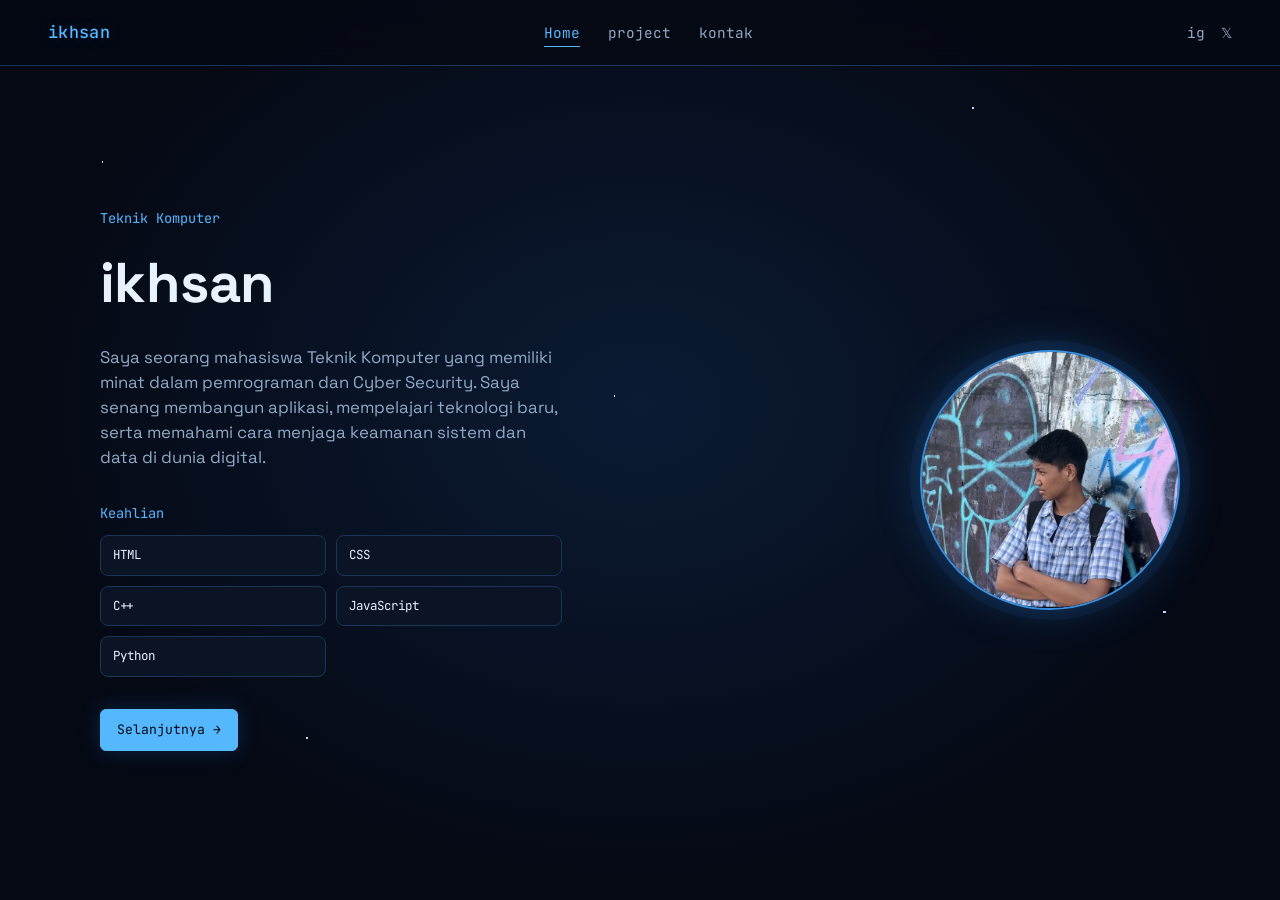
<file: index.html>
<!DOCTYPE html>
<html lang="id">
  <head>
    <meta charset="UTF-8" />
    <meta name="viewport" content="width=device-width, initial-scale=1.0" />
    <title>ikhsan — Portofolio</title>
    <link rel="preconnect" href="https://fonts.googleapis.com" />
    <link rel="preconnect" href="https://fonts.gstatic.com" crossorigin />
    <link
      href="https://fonts.googleapis.com/css2?family=Space+Grotesk:wght@400;500;600;700&family=JetBrains+Mono:wght@400;500&display=swap"
      rel="stylesheet"
    />
    <link rel="stylesheet" href="style.css" />
  </head>
  <body>
    <!-- Navbar -->
    <nav>
      <a href="index.html" class="brand">ikhsan</a>

      <ul class="nav-links">
        <li><a href="index.html" class="nav-link active">Home</a></li>
        <li><a href="project.html" class="nav-link">project</a></li>
        <li><a href="contact.html" class="nav-link">kontak</a></li>
      </ul>

      <div class="socials">
        <a
          href="https://instagram.com/_ikhsan.28"
          target="_blank"
          aria-label="Instagram"
          >ig</a
        >
        <a href="https://x.com/ikhsan28" target="_blank" aria-label="Twitter"
          >𝕏</a
        >
      </div>
    </nav>

    <!-- Section Home -->
    <section id="home" class="content-section">
      <div class="hero">
        <div class="hero-text">
          <p class="eyebrow-plain">Teknik Komputer</p>
          <h1>ikhsan</h1>
          <p class="intro">
            Saya seorang mahasiswa Teknik Komputer yang memiliki minat dalam
            pemrograman dan Cyber Security. Saya senang membangun aplikasi,
            mempelajari teknologi baru, serta memahami cara menjaga keamanan
            sistem dan data di dunia digital.
          </p>
          <section class="skills" aria-labelledby="skills-title">
            <p class="skills-title" id="skills-title">Keahlian</p>
            <div class="skills-grid">
              <article class="skill-card"
                <span>HTML</span>
              </article>
              <article class="skill-card"
                <span>CSS</span>
              </article>
              <article class="skill-card"
                <span>C++</span>
              </article>
              <article class="skill-card"
                <span>JavaScript</span>
              </article>
              <article class="skill-card"
                <span>Python</span>
              </article>
            </div>
          </section>
        </div>
        <div class="hero-image">
          <img
            src="profile.jpeg"
            alt="Ikhsan Profile"
            onerror="this.parentElement.classList.add('no-photo')"
          />
        </div>
      </div>
    </section>

    <script src="script.js"></script>
  </body>
</html>
</file>
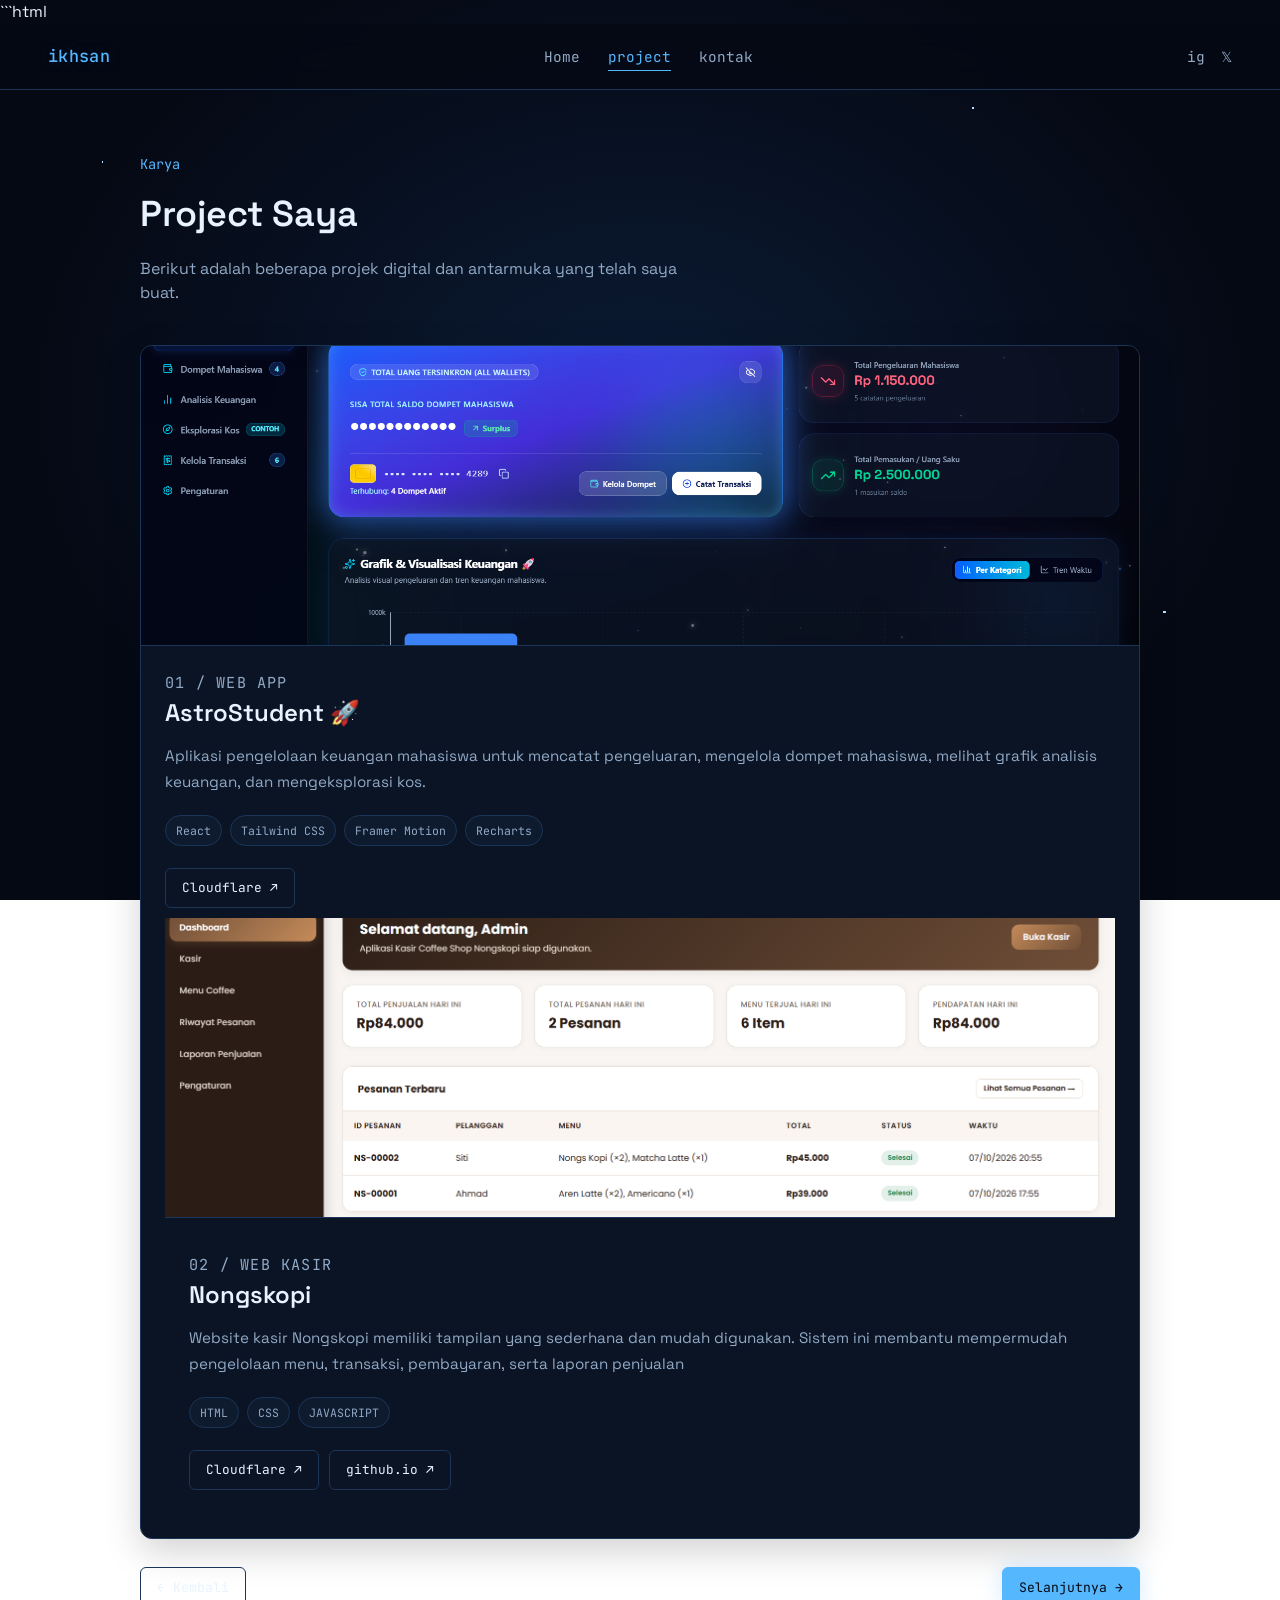
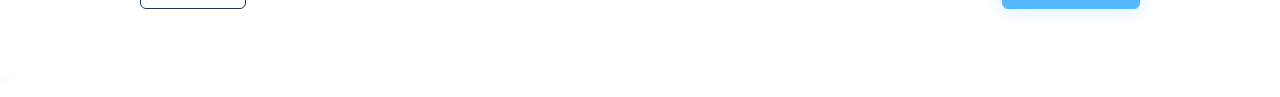
<file: about.html>
```html
<!DOCTYPE html>
<html lang="id">
  <head>
    <meta charset="UTF-8" />
    <meta name="viewport" content="width=device-width, initial-scale=1.0" />

    <title>Project — ikhsan</title>

    <link rel="preconnect" href="https://fonts.googleapis.com" />
    <link rel="preconnect" href="https://fonts.gstatic.com" crossorigin />

    <link
      href="https://fonts.googleapis.com/css2?family=Space+Grotesk:wght@400;500;600;700&family=JetBrains+Mono:wght@400;500&display=swap"
      rel="stylesheet"
    />

    <link rel="stylesheet" href="style.css" />
  </head>

  <body>
    <!-- Navbar -->
    <nav>
      <a href="index.html" class="brand">ikhsan</a>

      <ul class="nav-links">
        <li>
          <a href="index.html" class="nav-link">Home</a>
        </li>

        <li>
          <a href="about.html" class="nav-link active">project</a>
        </li>

        <li>
          <a href="contact.html" class="nav-link">kontak</a>
        </li>
      </ul>

      <div class="socials">
        <a
          href="https://instagram.com/_ikhsan.28"
          target="_blank"
          rel="noopener noreferrer"
          aria-label="Instagram"
        >
          ig
        </a>

        <a
          href="https://x.com/ikhsan28"
          target="_blank"
          rel="noopener noreferrer"
          aria-label="Twitter"
        >
          𝕏
        </a>
      </div>
    </nav>

    <!-- Section Project -->
    <section id="project" class="content-section">
      <div class="container">

        <p class="eyebrow-plain">Karya</p>

        <h2>Project Saya</h2>

        <p class="section-lead">
          Berikut adalah beberapa projek digital dan antarmuka yang telah saya
          buat.
        </p>


        <!-- Project Grid -->
        <div class="project-grid">

          <!-- AstroStudent -->
          <div class="project-card">

            <!-- Gambar Project -->
            <div class="project-image">
              <img
                src="assets/astrostudent.png"
                alt="AstroStudent - Aplikasi Pengeluaran Mahasiswa"
              />
            </div>

            <!-- Informasi Project -->
            <div class="project-content">

              <!-- Project 1 -->
              <p class="project-number">01 / WEB APP</p>

              <h3>AstroStudent 🚀</h3>

              <p>
                Aplikasi pengelolaan keuangan mahasiswa untuk mencatat
                pengeluaran, mengelola dompet mahasiswa, melihat grafik
                analisis keuangan, dan mengeksplorasi kos.
              </p>


              <!-- Teknologi -->
              <div class="project-tech">

                <span>React</span>

                <span>Tailwind CSS</span>

                <span>Framer Motion</span>

                <span>Recharts</span>

              </div>


              <!-- Link Project -->
              <div class="project-links">

                <a
                  href="https://5f0d26fd.webpengelolakeuanganmahasiswakedua.pages.dev/"
                  target="_blank"
                  rel="noopener noreferrer"
                >
                  Cloudflare ↗
                </a>

                <!-- Project 2 -->
                 <div class="project-image">
              <img
                src="assets/nongskopi.png"
                alt="AstroStudent - Aplikasi Kasir Nongskopi"
              />
            </div>

            <div class="project-content">
              <p class="project-number"> 02 / WEB KASIR</p>
              
              <h3>Nongskopi</h3>

              <p>
                Website kasir Nongskopi memiliki tampilan yang sederhana dan mudah digunakan. 
                Sistem ini membantu mempermudah pengelolaan menu, transaksi, pembayaran, serta laporan penjualan
              </p>


              <!-- Teknologi -->
              <div class="project-tech">

                <span>HTML</span>

                <span>CSS</span>

                <span>JAVASCRIPT</span>

              </div>


              <!-- Link Project -->
              <div class="project-links">

                <a
                  href="https://ad09d076.nongskopi-github-io.pages.dev/"
                  target="_blank"
                  rel="noopener noreferrer"
                >
                  Cloudflare ↗
                </a>

                <a
                  href="https://ikhsan280706.github.io/nongskopi.github.io/"
                  target="_blank"
                  rel="noopener noreferrer"
                >
                  github.io ↗
                </a>

              </div>

            </div>

          </div>

        </div>

      </div>
    </section>


    <script src="script.js"></script>
  </body>
</html>
```
</file>
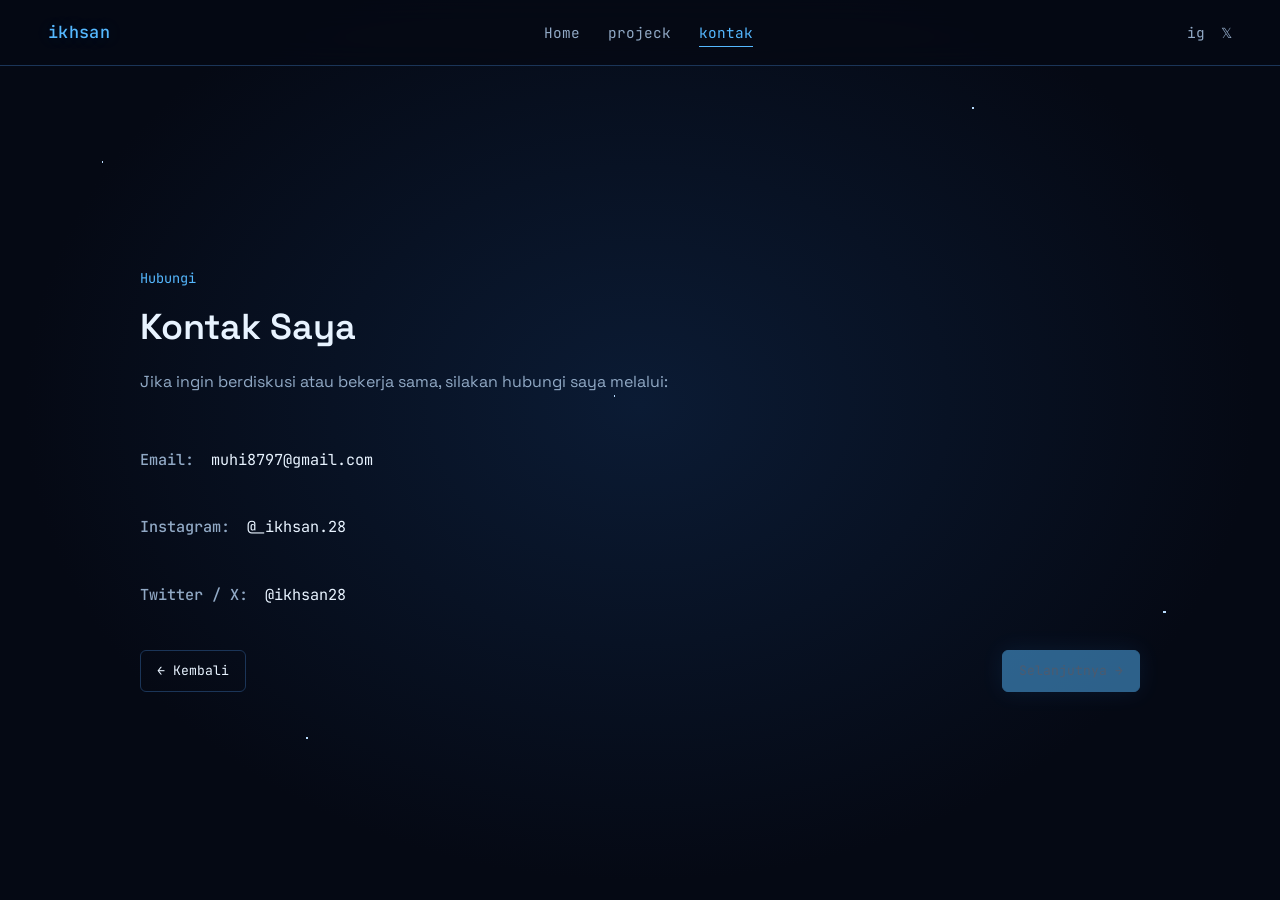
<file: contact.html>
<!DOCTYPE html>
<html lang="id">
  <head>
    <meta charset="UTF-8" />
    <meta name="viewport" content="width=device-width, initial-scale=1.0" />
    <title>Kontak — ikhsan</title>
    <link rel="preconnect" href="https://fonts.googleapis.com" />
    <link rel="preconnect" href="https://fonts.gstatic.com" crossorigin />
    <link
      href="https://fonts.googleapis.com/css2?family=Space+Grotesk:wght@400;500;600;700&family=JetBrains+Mono:wght@400;500&display=swap"
      rel="stylesheet"
    />
    <link rel="stylesheet" href="style.css" />
  </head>
  <body>
    <!-- Navbar -->
    <nav>
      <a href="index.html" class="brand">ikhsan</a>

      <ul class="nav-links">
        <li><a href="index.html" class="nav-link">Home</a></li>
        <li><a href="project.html" class="nav-link">projeck</a></li>
        <li><a href="contact.html" class="nav-link active">kontak</a></li>
      </ul>

      <div class="socials">
        <a
          href="https://instagram.com/_ikhsan.28"
          target="_blank"
          aria-label="Instagram"
          >ig</a
        >
        <a href="https://x.com/ikhsan28" target="_blank" aria-label="Twitter"
          >𝕏</a
        >
      </div>
    </nav>

    <!-- Section Kontak -->
    <section id="kontak" class="content-section">
      <div class="container">
        <p class="eyebrow-plain">Hubungi</p>
        <h2>Kontak Saya</h2>
        <p class="section-lead">
          Jika ingin berdiskusi atau bekerja sama, silakan hubungi saya melalui:
        </p>
        <div class="contact-details">
          <p><strong>Email:</strong> muhi8797@gmail.com</p>
          <p>
            <strong>Instagram:</strong>
            <a href="https://instagram.com/_ikhsan.28" target="_blank"
              >@_ikhsan.28</a
            >
          </p>
          <p>
            <strong>Twitter / X:</strong>
            <a href="https://x.com/ikhsan28" target="_blank">@ikhsan28</a>
          </p>
        </div>
      </div>
    </section>

    <script src="script.js"></script>
  </body>
</html>
</file>
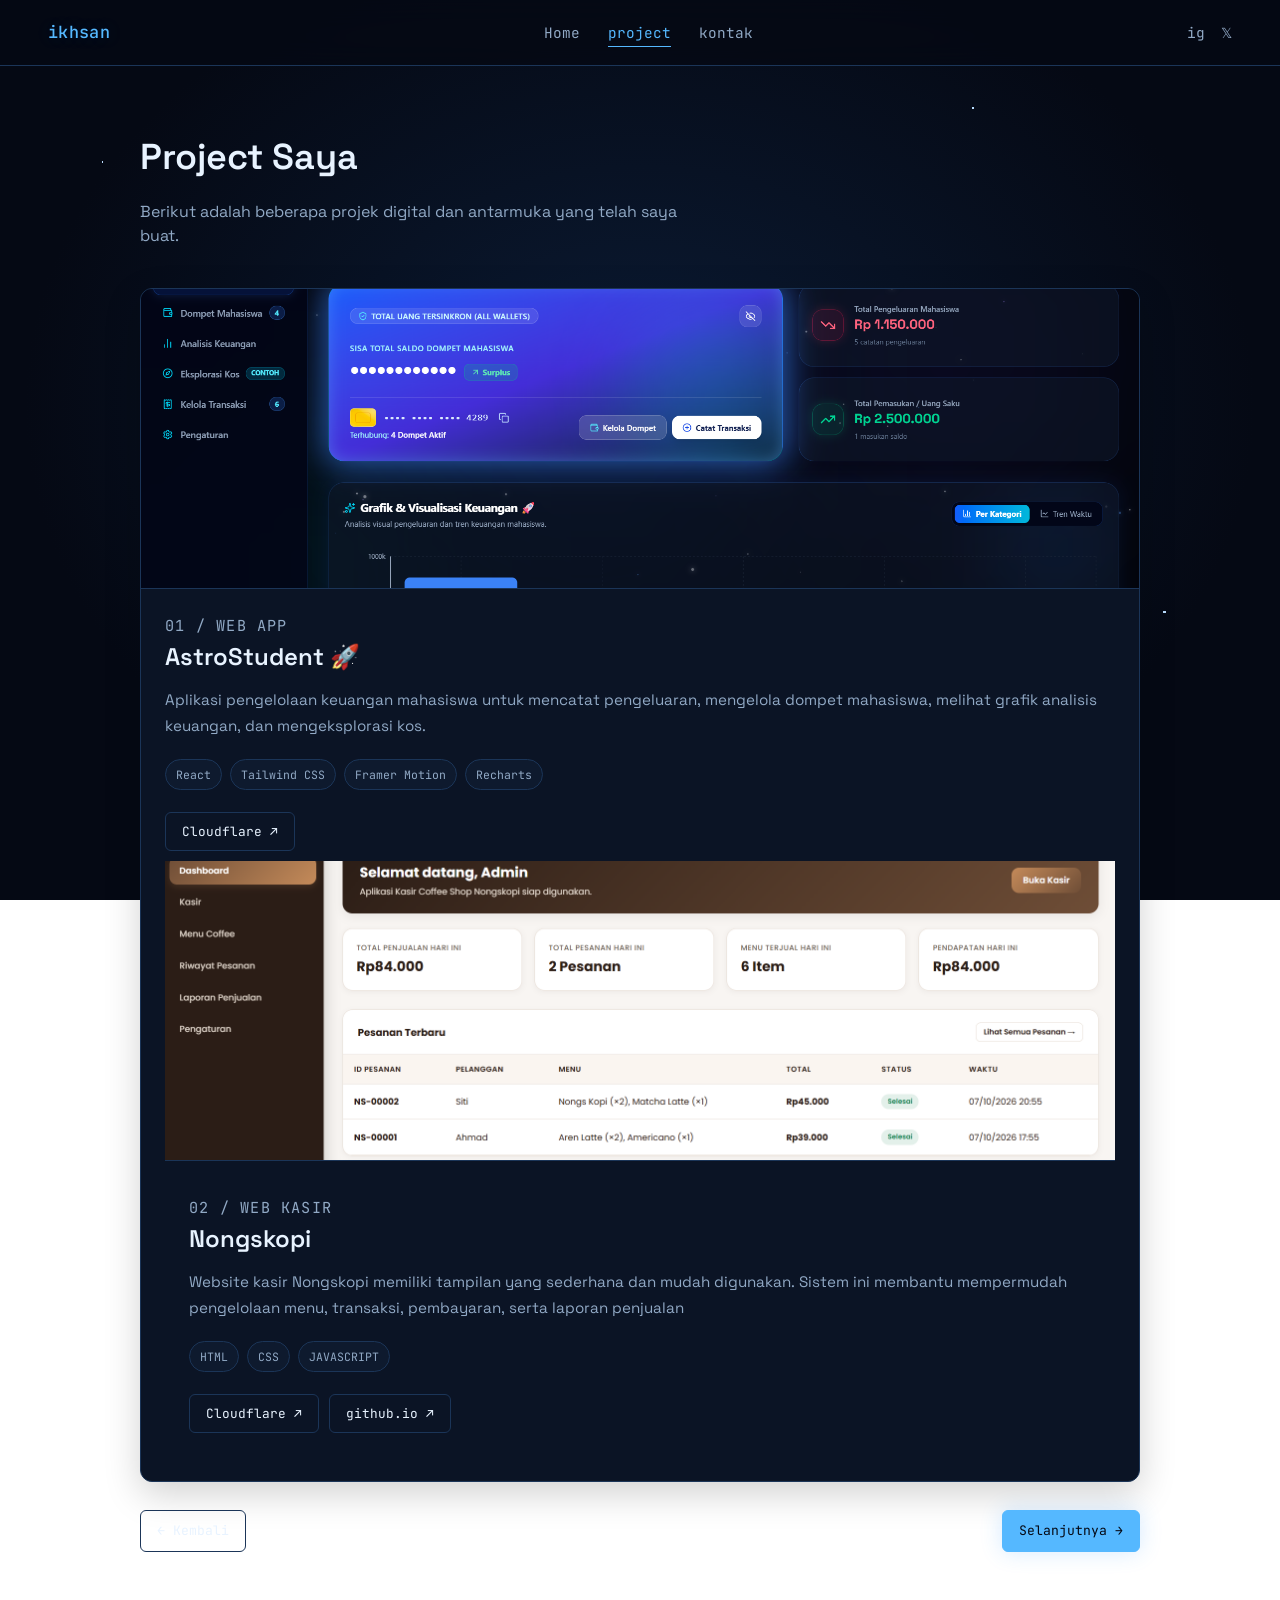
<file: project.html>
<!DOCTYPE html>
<html lang="id">
  <head>
    <meta charset="UTF-8" />
    <meta name="viewport" content="width=device-width, initial-scale=1.0" />

    <title>Project — ikhsan</title>

    <link rel="preconnect" href="https://fonts.googleapis.com" />
    <link rel="preconnect" href="https://fonts.gstatic.com" crossorigin />

    <link
      href="https://fonts.googleapis.com/css2?family=Space+Grotesk:wght@400;500;600;700&family=JetBrains+Mono:wght@400;500&display=swap"
      rel="stylesheet"
    />

    <link rel="stylesheet" href="style.css" />
  </head>

  <body>
    <!-- Navbar -->
    <nav>
      <a href="index.html" class="brand">ikhsan</a>

      <ul class="nav-links">
        <li>
          <a href="index.html" class="nav-link">Home</a>
        </li>

        <li>
          <a href="project.html" class="nav-link active">project</a>
        </li>

        <li>
          <a href="contact.html" class="nav-link">kontak</a>
        </li>
      </ul>

      <div class="socials">
        <a
          href="https://instagram.com/_ikhsan.28"
          target="_blank"
          rel="noopener noreferrer"
          aria-label="Instagram"
        >
          ig
        </a>

        <a
          href="https://x.com/ikhsan28"
          target="_blank"
          rel="noopener noreferrer"
          aria-label="Twitter"
        >
          𝕏
        </a>
      </div>
    </nav>

    <!-- Section Project -->
    <section id="project" class="content-section">
      <div class="container">


        <h2>Project Saya</h2>

        <p class="section-lead">
          Berikut adalah beberapa projek digital dan antarmuka yang telah saya
          buat.
        </p>


        <!-- Project Grid -->
        <div class="project-grid">

          <!-- AstroStudent -->
          <div class="project-card">

            <!-- Gambar Project -->
            <div class="project-image">
              <img
                src="assets/astrostudent.png"
                alt="AstroStudent - Aplikasi Pengeluaran Mahasiswa"
              />
            </div>

            <!-- Informasi Project -->
            <div class="project-content">

              <!-- Project 1 -->
              <p class="project-number">01 / WEB APP</p>

              <h3>AstroStudent 🚀</h3>

              <p>
                Aplikasi pengelolaan keuangan mahasiswa untuk mencatat
                pengeluaran, mengelola dompet mahasiswa, melihat grafik
                analisis keuangan, dan mengeksplorasi kos.
              </p>


              <!-- Teknologi -->
              <div class="project-tech">

                <span>React</span>

                <span>Tailwind CSS</span>

                <span>Framer Motion</span>

                <span>Recharts</span>

              </div>


              <!-- Link Project -->
              <div class="project-links">

                <a
                  href="https://5f0d26fd.webpengelolakeuanganmahasiswakedua.pages.dev/"
                  target="_blank"
                  rel="noopener noreferrer"
                >
                  Cloudflare ↗
                </a>

                <!-- Project 2 -->
                 <div class="project-image">
              <img
                src="assets/nongskopi.png"
                alt="AstroStudent - Aplikasi Kasir Nongskopi"
              />
            </div>

            <div class="project-content">
              <p class="project-number"> 02 / WEB KASIR</p>
              
              <h3>Nongskopi</h3>

              <p>
                Website kasir Nongskopi memiliki tampilan yang sederhana dan mudah digunakan. 
                Sistem ini membantu mempermudah pengelolaan menu, transaksi, pembayaran, serta laporan penjualan
              </p>


              <!-- Teknologi -->
              <div class="project-tech">

                <span>HTML</span>

                <span>CSS</span>

                <span>JAVASCRIPT</span>

              </div>


              <!-- Link Project -->
              <div class="project-links">

                <a
                  href="https://ad09d076.nongskopi-github-io.pages.dev/"
                  target="_blank"
                  rel="noopener noreferrer"
                >
                  Cloudflare ↗
                </a>

                <a
                  href="https://ikhsan280706.github.io/nongskopi.github.io/"
                  target="_blank"
                  rel="noopener noreferrer"
                >
                  github.io ↗
                </a>

              </div>

            </div>

          </div>

        </div>

      </div>
    </section>


    <script src="script.js"></script>
  </body>
</html>
</file>
<file: style.css>
:root {
  --bg: #050914;
  --bg-raised: #0b1425;
  --border: #1b3558;
  --text: #e8f3ff;
  --text-muted: #91a9c5;
  --accent: #55b8ff;
  --accent-soft: rgba(46, 151, 255, 0.2);
  --font-display: "Space Grotesk", sans-serif;
  --font-mono: "JetBrains Mono", monospace;
}

* {
  box-sizing: border-box;
}

html {
  scroll-behavior: smooth;
}

body {
  margin: 0;
  background:
    radial-gradient(1px 1px at 8% 18%, #b9ddff 99%, transparent),
    radial-gradient(1px 1px at 76% 12%, #b9ddff 99%, transparent),
    radial-gradient(1.5px 1.5px at 91% 68%, #b9ddff 99%, transparent),
    radial-gradient(1px 1px at 24% 82%, #b9ddff 99%, transparent),
    radial-gradient(1px 1px at 48% 44%, #b9ddff 99%, transparent),
    radial-gradient(ellipse at 50% 45%, #0b1b34 0%, var(--bg) 68%);
  background-attachment: fixed;
  color: var(--text);
  font-family: var(--font-display);
  line-height: 1.5;
  -webkit-font-smoothing: antialiased;
}

a {
  color: inherit;
  text-decoration: none;
}

a:focus-visible,
button:focus-visible {
  outline: 2px solid var(--accent);
  outline-offset: 3px;
}


/* =================================
   NAVBAR
================================= */

nav {
  display: flex;
  align-items: center;
  justify-content: space-between;
  gap: 24px;
  padding: 20px 48px;
  border-bottom: 1px solid var(--border);
  background: rgba(5, 9, 20, 0.82);
  backdrop-filter: blur(14px);
}

.brand {
  font-family: var(--font-mono);
  font-size: 1.05rem;
  font-weight: 500;
  letter-spacing: 0.02em;
  color: var(--accent);
  text-shadow: 0 0 18px var(--accent-soft);
}

.nav-links {
  display: flex;
  gap: 28px;
  list-style: none;
  margin: 0;
  padding: 0;
  font-family: var(--font-mono);
  font-size: 0.9rem;
}

.nav-link {
  color: var(--text-muted);
  padding-bottom: 4px;
  border-bottom: 1px solid transparent;
  transition: color 0.15s ease, border-color 0.15s ease;
}

.nav-link:hover {
  color: var(--text);
}

.nav-link.active {
  color: var(--accent);
  border-bottom-color: var(--accent);
}

.socials {
  display: flex;
  gap: 16px;
  font-family: var(--font-mono);
  font-size: 0.9rem;
  color: var(--text-muted);
}

.socials a:hover {
  color: var(--accent);
}


/* =================================
   SECTIONS
================================= */

.content-section {
  min-height: calc(100vh - 73px);
  display: flex;
  align-items: center;
  padding: 0 48px;
}

.container {
  max-width: 1000px;
  margin: 64px auto;
  width: 100%;
}

.eyebrow-plain {
  font-family: var(--font-mono);
  font-size: 0.85rem;
  color: var(--accent);
  margin: 0 0 12px;
}


/* =================================
   HERO
================================= */

.hero {
  display: flex;
  align-items: center;
  justify-content: space-between;
  gap: 64px;
  max-width: 1080px;
  margin: 0 auto;
  width: 100%;
  padding: 64px 0;
}

.hero-text {
  max-width: 480px;
}

.hero-text h1 {
  font-size: 3.5rem;
  font-weight: 700;
  margin: 0 0 20px;
  letter-spacing: -0.01em;
}

.intro {
  color: var(--text-muted);
  font-size: 1.05rem;
  margin: 0 0 32px;
  max-width: 42ch;
}


/* =================================
   SKILLS
================================= */

.skills {
  margin: 0 0 32px;
}

.skills-title {
  color: var(--accent);
  font-family: var(--font-mono);
  font-size: 0.85rem;
  margin: 0 0 12px;
}

.skills-grid {
  display: grid;
  grid-template-columns: repeat(2, minmax(0, 1fr));
  gap: 10px;
}

.skill-card {
  border: 1px solid var(--border);
  border-radius: 8px;
  padding: 10px 12px;
  background: var(--bg-raised);
  font-family: var(--font-mono);
  font-size: 0.78rem;
  opacity: 0;
  transform: translateY(8px);
  transition: opacity 0.35s ease, transform 0.35s ease;
}

.skill-card.is-visible {
  opacity: 1;
  transform: translateY(0);
}

.skill-card span {
  color: var(--text);
}

.skill-card strong {
  float: right;
  color: var(--text-muted);
  font-weight: 500;
}

.skill-bar {
  clear: both;
  height: 4px;
  margin-top: 9px;
  overflow: hidden;
  border-radius: 999px;
  background: var(--border);
}

.skill-bar i {
  display: block;
  width: 0;
  height: 100%;
  border-radius: inherit;
  background: var(--accent);
  transition: width 0.8s ease;
}

.btn-primary {
  display: inline-block;
  font-family: var(--font-mono);
  font-size: 0.9rem;
  color: var(--bg);
  background: var(--accent);
  padding: 12px 22px;
  border-radius: 6px;
  border: none;
  cursor: pointer;
  transition: transform 0.15s ease, box-shadow 0.15s ease;
}

.btn-primary:hover {
  transform: translateY(-2px);
  box-shadow: 0 8px 20px var(--accent-soft);
}


/* =================================
   SLIDE NAVIGATION
================================= */

.slide-navigation {
  display: flex;
  justify-content: space-between;
  gap: 12px;
  margin-top: 28px;
}

.slide-button {
  display: inline-flex;
  align-items: center;
  justify-content: center;
  min-height: 42px;
  padding: 9px 16px;
  border: 1px solid var(--border);
  border-radius: 6px;
  color: var(--text);
  font-family: var(--font-mono);
  font-size: 0.82rem;
  transition: border-color 0.15s ease, color 0.15s ease, transform 0.15s ease;
}

.slide-button:hover {
  color: var(--accent);
  border-color: var(--accent);
  transform: translateY(-2px);
}

.slide-button.next {
  color: var(--bg);
  background: var(--accent);
  border-color: var(--accent);
  box-shadow: 0 0 22px var(--accent-soft);
}

.slide-button.next:hover {
  color: var(--bg);
  box-shadow: 0 0 30px var(--accent-soft);
}

.slide-button.is-disabled {
  color: var(--text-muted);
  opacity: 0.5;
}


/* =================================
   HERO IMAGE
================================= */

.hero-image {
  position: relative;
  width: 260px;
  height: 260px;
  flex-shrink: 0;
  border-radius: 50%;
  overflow: hidden;
  border: 2px solid #368fe0;
  background: radial-gradient(circle at 50% 40%, #17365a, #07101f 70%);
  box-shadow:
    0 0 0 10px rgba(39, 132, 220, 0.08),
    0 0 45px rgba(46, 151, 255, 0.25);
}

.hero-image::before {
  content: "";
  position: absolute;
  inset: -17px;
  border: 1px dashed rgba(85, 184, 255, 0.5);
  border-radius: 50%;
  pointer-events: none;
}

.hero-image img {
  width: 100%;
  height: 100%;
  object-fit: cover;
  display: block;
}

.hero-image.no-photo {
  display: flex;
  align-items: center;
  justify-content: center;
}

.hero-image.no-photo img {
  display: none;
}

.hero-image.no-photo::after {
  content: "ikhsan";
  font-family: var(--font-mono);
  color: var(--text-muted);
  font-size: 0.9rem;
}


/* =================================
   SECTION HEADINGS
================================= */

h2 {
  font-size: 2.25rem;
  font-weight: 600;
  margin: 0 0 16px;
}

.section-lead {
  color: var(--text-muted);
  max-width: 55ch;
  margin: 0 0 40px;
}


/* =================================
   PROJECT GRID
================================= */

.project-grid {
  display: grid;
  grid-template-columns: 1fr;
  gap: 24px;
  width: 100%;
}


/* =================================
   PROJECT CARD
================================= */

.project-card {
  border: 1px solid var(--border);
  background: var(--bg-raised);
  border-radius: 12px;
  overflow: hidden;
  padding: 0;

  box-shadow:
    inset 0 1px rgba(85, 184, 255, 0.08),
    0 12px 36px rgba(0, 0, 0, 0.18);

  transition:
    transform 0.25s ease,
    border-color 0.25s ease,
    box-shadow 0.25s ease;
}

.project-card:hover {
  transform: translateY(-5px);

  border-color: var(--accent);

  box-shadow:
    inset 0 1px rgba(85, 184, 255, 0.12),
    0 16px 40px rgba(0, 0, 0, 0.25),
    0 0 25px rgba(85, 184, 255, 0.08);
}


/* =================================
   PROJECT IMAGE
================================= */

.project-image {
  width: 100%;
  height: 300px;
  overflow: hidden;
  background: #030712;
  border-bottom: 1px solid var(--border);
}

.project-image img {
  width: 100%;
  height: 100%;
  display: block;

  object-fit: cover;

  transition: transform 0.4s ease;
}

.project-card:hover .project-image img {
  transform: scale(1.03);
}


/* =================================
   PROJECT CONTENT
================================= */

.project-content {
  padding: 24px;
}

.project-number {
  margin: 0 0 8px;

  color: var(--accent);
  font-family: var(--font-mono);
  font-size: 0.75rem;
  letter-spacing: 0.08em;
}

.project-content h3 {
  margin: 0 0 12px;

  font-size: 1.5rem;
  font-weight: 600;
}

.project-content p {
  margin: 0;

  color: var(--text-muted);
  font-size: 0.95rem;
  line-height: 1.7;
}


/* =================================
   PROJECT TECHNOLOGIES
================================= */

.project-tech {
  display: flex;
  flex-wrap: wrap;
  gap: 8px;

  margin-top: 20px;
  margin-bottom: 22px;
}

.project-tech span {
  padding: 6px 10px;

  border: 1px solid var(--border);
  border-radius: 20px;

  color: var(--text-muted);
  background: rgba(85, 184, 255, 0.04);

  font-family: var(--font-mono);
  font-size: 0.72rem;

  transition:
    color 0.2s ease,
    border-color 0.2s ease,
    background 0.2s ease;
}

.project-tech span:hover {
  color: var(--accent);
  border-color: var(--accent);
  background: var(--accent-soft);
}


/* =================================
   PROJECT LINKS
================================= */

.project-links {
  display: flex;
  flex-wrap: wrap;
  gap: 10px;
}

.project-links a {
  display: inline-flex;
  align-items: center;
  justify-content: center;

  padding: 9px 16px;

  border: 1px solid var(--border);
  border-radius: 6px;

  color: var(--text);
  background: transparent;

  font-family: var(--font-mono);
  font-size: 0.8rem;

  transition:
    color 0.2s ease,
    background 0.2s ease,
    border-color 0.2s ease,
    transform 0.2s ease;
}

.project-links a:hover {
  color: var(--bg);
  background: var(--accent);
  border-color: var(--accent);
  transform: translateY(-2px);
}


/* =================================
   CONTACT
================================= */

.contact-details {
  display: flex;
  flex-direction: column;
  gap: 14px;
  font-family: var(--font-mono);
  font-size: 0.95rem;
}

.contact-details strong {
  color: var(--text-muted);
  font-weight: 500;
  margin-right: 8px;
}

.contact-details a:hover {
  color: var(--accent);
}


/* =================================
   RESPONSIVE
================================= */

@media (max-width: 720px) {

  nav {
    flex-wrap: wrap;
    padding: 16px 24px;
    gap: 12px;
  }

  .content-section {
    padding: 0 24px;
  }

  .container {
    max-width: 100%;
    margin: 40px auto;
  }

  .hero {
    flex-direction: column-reverse;
    text-align: center;
    padding: 40px 0;
  }

  .hero-text {
    max-width: 100%;
  }

  .intro {
    margin-left: auto;
    margin-right: auto;
  }

  .hero-image {
    width: 180px;
    height: 180px;
  }

  .skills-grid {
    grid-template-columns: 1fr;
  }

  .project-image {
    height: 220px;
  }

  .project-content {
    padding: 20px;
  }

  .project-content h3 {
    font-size: 1.3rem;
  }

}


/* =================================
   REDUCED MOTION
================================= */

@media (prefers-reduced-motion: reduce) {

  html {
    scroll-behavior: auto;
  }

  .btn-primary {
    transition: none;
  }

  .skill-card,
  .skill-bar i {
    transition: none;
  }

  .project-card,
  .project-image img,
  .project-links a {
    transition: none;
  }

}
</file>
